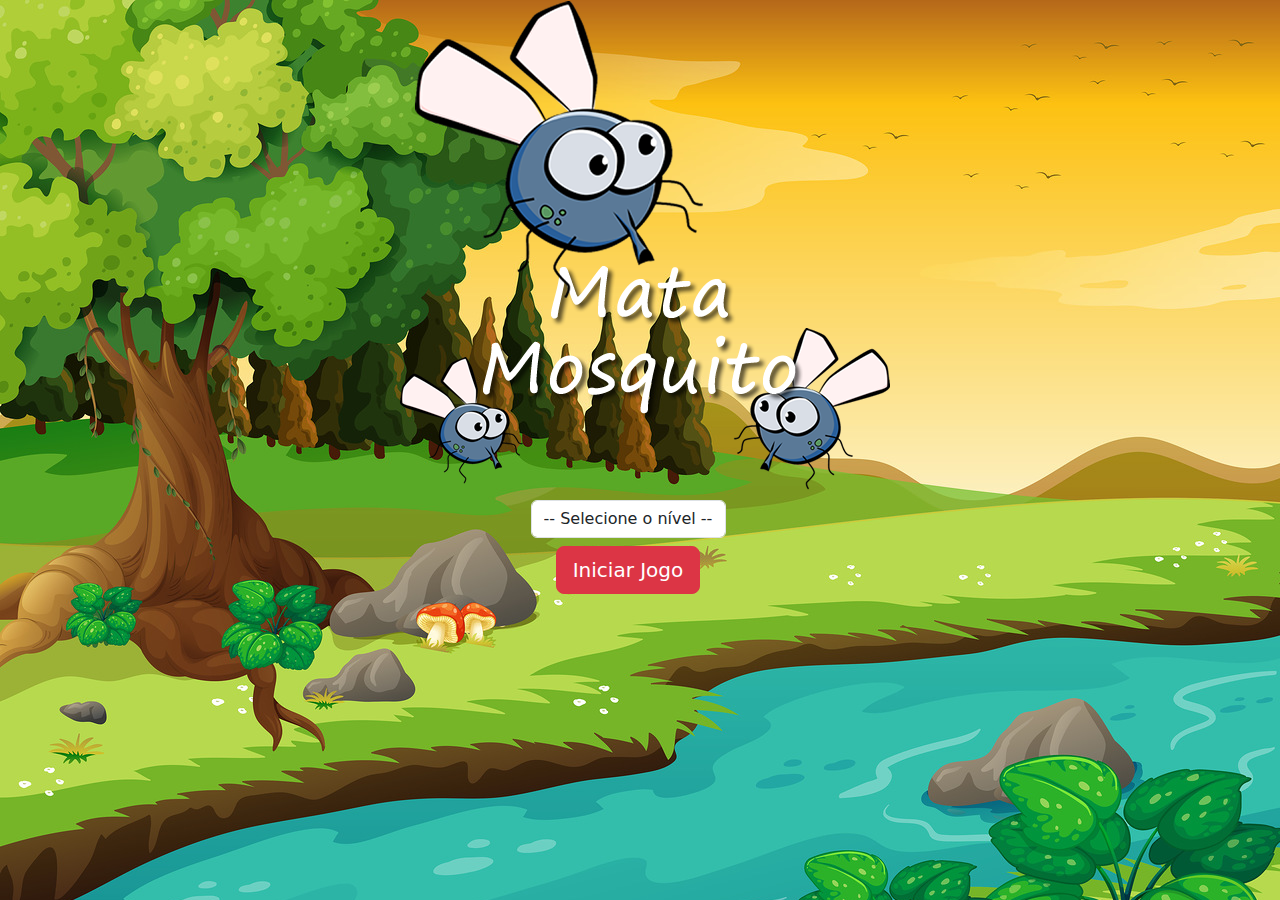
<file: index.html>
<!DOCTYPE html>
<html lang="pt-br">
<head>
    <meta charset="UTF-8">
    <meta name="viewport" content="width=device-width, initial-scale=1.0">
    <title>Game Mosquito</title>
    <link rel="stylesheet" href="style.css">
    <link href="https://cdn.jsdelivr.net/npm/bootstrap@5.3.3/dist/css/bootstrap.min.css" rel="stylesheet" integrity="sha384-QWTKZyjpPEjISv5WaRU9OFeRpok6YctnYmDr5pNlyT2bRjXh0JMhjY6hW+ALEwIH" crossorigin="anonymous">
    <script>
        function iniciarJogo() {
          let nível = document.getElementById('nivel').value

          if(nível === '') {
            alert('Selecione um nível para iniciar o jogo')

            return false
          }

         window.location.href = "game.html?" + nível
          

        }
    </script>
</head>
<body class="background">
    
   <div class="container">
    <div class="row">
        <div class="col">
            <div class="d-flex justify-content-center inicio_game" ">
                <img src="imagens/game.png" alt="">
            </div>
        </div>

        <div class="row">
            <div class="col">
                <div class="d-flex justify-content-center ">
                  <div class="mb-2">
                    <select class="form-control" id="nivel">
                        <option value="">-- Selecione o nível --</option>
                        <option value="Normal">Normal</option>
                        <option value="Difícil">Difícil</option>
                        <option value="Chucknorris">Chuck Norris</option>
    
                      </select>

                  </div>
                </div> 
            </div>

    </div>

    <div class="row">
        <div class="col">
            <div class="d-flex justify-content-center botao">
               <button type="button" class="btn btn-danger btn-lg" onclick="iniciarJogo()">
                Iniciar Jogo
               </button>
            </div>
        </div>

    </div>

   </div> 



</body>
</html>
</file>
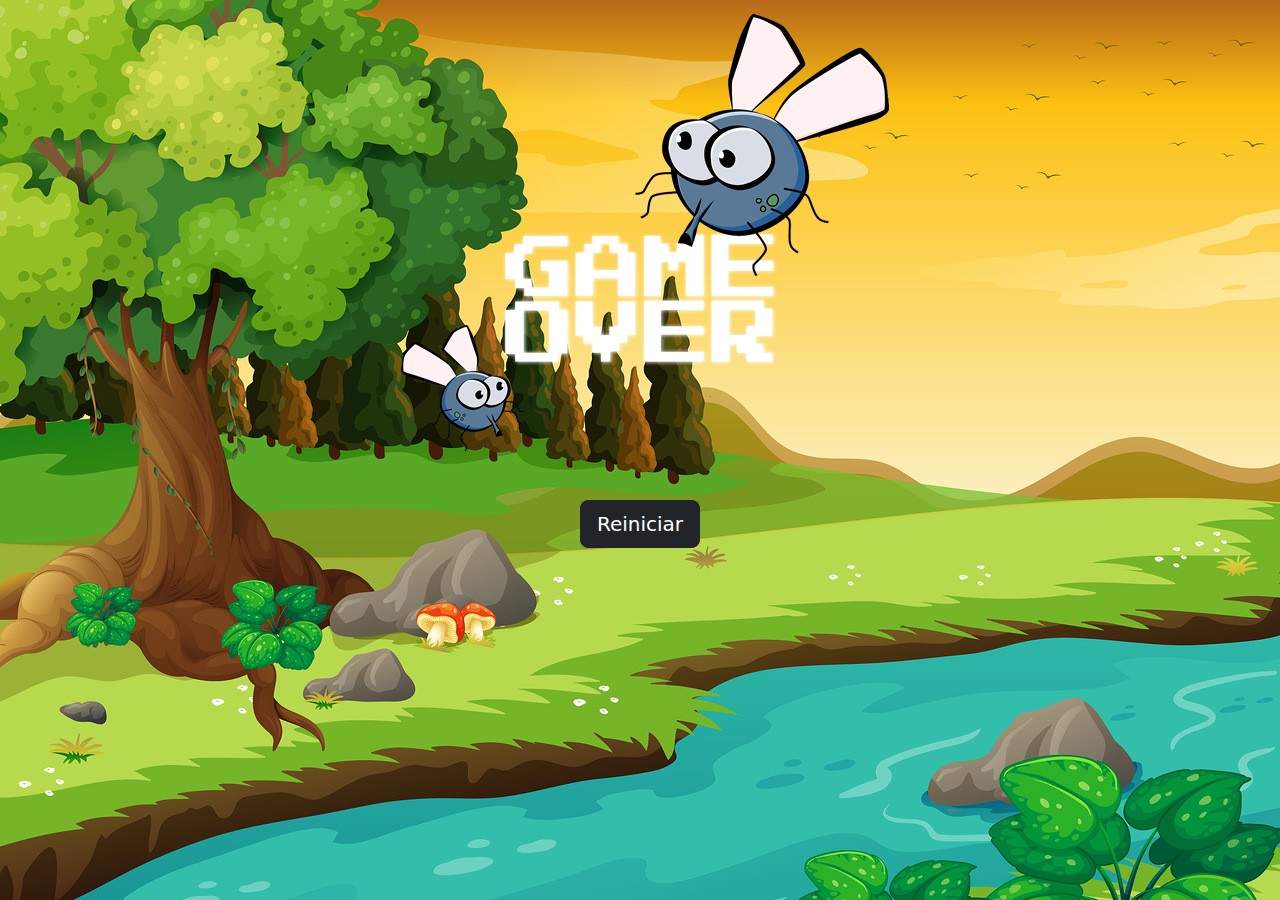
<file: fim_de_jogo.html>
<!DOCTYPE html>
<html lang="pt-br">
<head>
    <meta charset="UTF-8">
    <meta name="viewport" content="width=device-width, initial-scale=1.0">
    <title>Game Mosquito</title>
    <link rel="stylesheet" href="style.css">
    <link href="https://cdn.jsdelivr.net/npm/bootstrap@5.3.3/dist/css/bootstrap.min.css" rel="stylesheet" integrity="sha384-QWTKZyjpPEjISv5WaRU9OFeRpok6YctnYmDr5pNlyT2bRjXh0JMhjY6hW+ALEwIH" crossorigin="anonymous">
</head>
<body class="background">
    
   <div class="container">
    <div class="row">
        <div class="col">
            <div class="d-flex justify-content-center game_over ">
                <img src="imagens/game_over.png" alt="">
            </div>
        </div>

    </div>

    <div class="row">
        <div class="col">
            <div class="d-flex justify-content-center ">
               <button type="button" class="btn btn-dark btn-lg">
                <a class="botaoHome" href="index.html">Reiniciar</a>
               </button>
            </div>
        </div>

    </div>

   </div> 



</body>
</html>
</file>
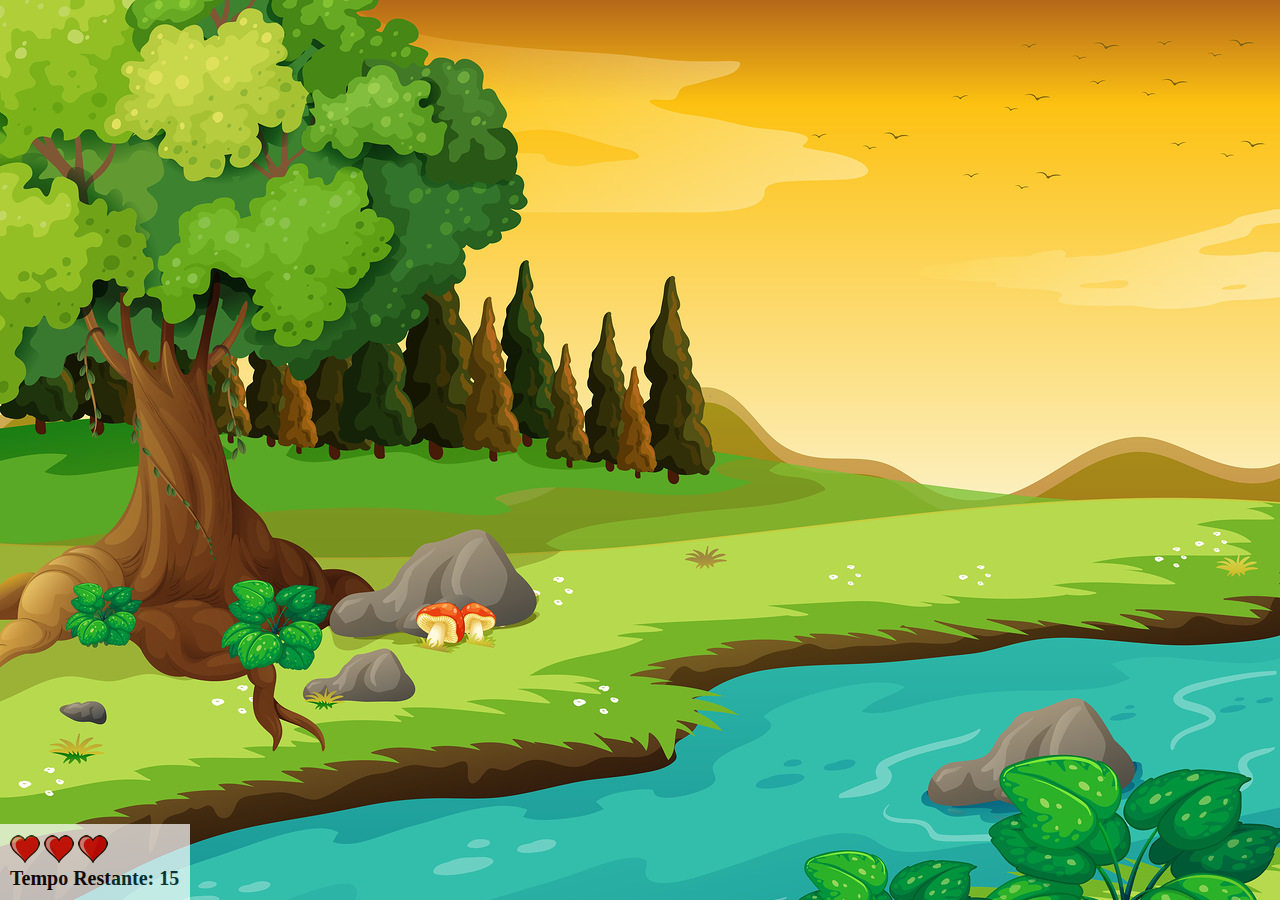
<file: game.html>
<!DOCTYPE html>
<html lang="pt-br">
<head>
    <meta charset="UTF-8">
    <meta name="viewport" content="width=device-width, initial-scale=1.0">
    <link rel="stylesheet" href="style.css">
    <script src="game.js"></script>

    <title>Game Mosquito</title>
</head>
<body onresize="ajustaTamanhoPalcoJogo()" class="background">


    <div class="painel">
        <div  class="vidas">
            <img id="v1" src="imagens/coracao_cheio.png" alt="">
            <img id="v2" src="imagens/coracao_cheio.png" alt="">
            <img id="v3" src="imagens/coracao_cheio.png" alt="">
        </div>

        <div class="cronometro"> Tempo Restante:  <span id="cronometro"></span>

        </div>

    </div>


<script>

    document.getElementById('cronometro').innerHTML = tempo
   
     let criaMosca = setInterval(function() {
        posicaoRandomica() 
    },criaMoscaTempo)

</script>

<script src="https://cdn.jsdelivr.net/npm/bootstrap@3.3.7/dist/js/bootstrap.min.js" integrity="sha384-Tc5IQib027qvyjSMfHjOMaLkfuWVxZxUPnCJA7l2mCWNIpG9mGCD8wGNIcPD7Txa" crossorigin="anonymous"></script>
    
    
</body>
</html>
</file>
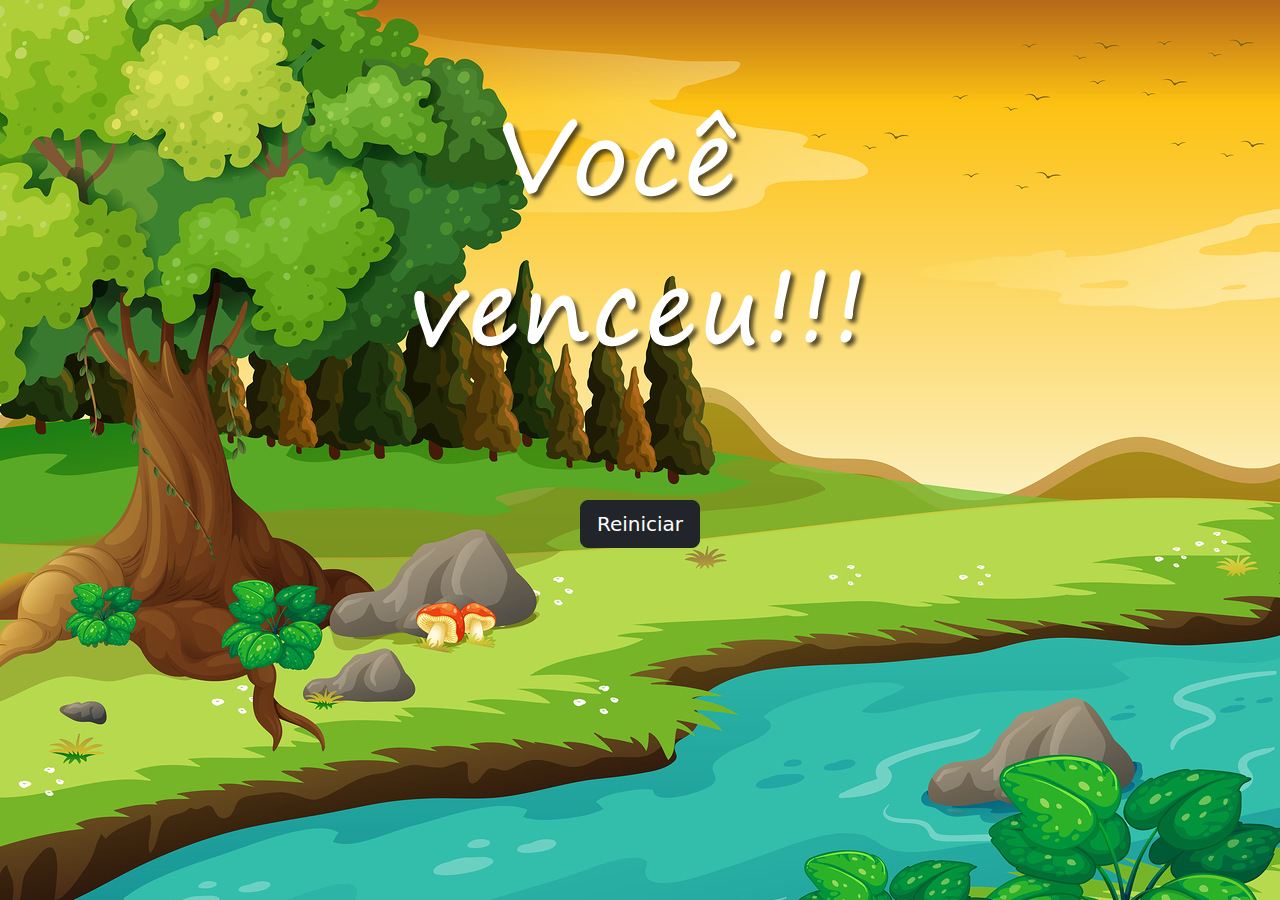
<file: vitoria.html>
<!DOCTYPE html>
<html lang="pt-br">
<head>
    <meta charset="UTF-8">
    <meta name="viewport" content="width=device-width, initial-scale=1.0">
    <title>Game Mosquito</title>
    <link rel="stylesheet" href="style.css">
    <link href="https://cdn.jsdelivr.net/npm/bootstrap@5.3.3/dist/css/bootstrap.min.css" rel="stylesheet" integrity="sha384-QWTKZyjpPEjISv5WaRU9OFeRpok6YctnYmDr5pNlyT2bRjXh0JMhjY6hW+ALEwIH" crossorigin="anonymous">
</head>
<body class="background">
    
   <div class="container">
    <div class="row">
        <div class="col">
            <div class="d-flex justify-content-center vitoria">
                <img src="imagens/vitoria.png" alt="">
            </div>
        </div>

    </div>

    <div class="row">
        <div class="col">
            <div class="d-flex justify-content-center ">
               <button type="button" class="btn btn-dark btn-lg">
                <a class="botaoHome" href="index.html">Reiniciar</a>
               </button>
            </div>
        </div>

    </div>

   </div> 



</body>
</html>
</file>
<file: style.css>
*{

    margin: 0;
    padding: 0;
    box-sizing: border-box;
}


html{

    cursor: url(imagens/mata_mosca.png) 30 30, auto;
}


body{
    background-image: url(imagens/bg.jpg);
    background-repeat: no-repeat;
    background-size: cover;
   
}

.container{

    width: 100%;
    height: 100%;    
}





.mosca1{
    width: 50px;
    height: 50px;
}

.mosca2{
    width: 70px;
    height: 70px;
}

.mosca3{
    width: 90px;
    height: 90px;
}


.ladoA {
    transform: scaleX(1);
}

.ladoB {
    transform: scaleX(-1);
}



.painel {
   
        position: absolute;
        width: 190px;
        padding: 10px;
        left: 0px;
        bottom: 0px;
        border-top: solid 1px #fff;
        background-color: #fff;
        opacity: 0.7;

}

.vidas {
    float: left;
}

.cronometro {
     float: left;
     font-size: 20px;
     font-weight:bold ;
}

.botaoHome {
    color: white;
    text-decoration: none;
}


/* Extra small devices (portrait phones, less than 576px) */
@media (max-width: 450px) { 

    .inicio_game img {
        width:350px;
        height: 350px;
    }

    .game_over {

        width:350px;
        height: 350px;
    }

    .vitoria{
        width:350px;
        height: 350px;

    }
    
    .background {

        height:100vh;
   

    }

    .container{

        display: flex;
        flex-direction: column;
        justify-content: center;
        align-items: center;
        
    }
    
   



 }

/* Small devices (landscape phones, 576px and up) */ 
@media (min-width: 576px) and (max-width: 767.98px) { 
    .inicio_game img {
        width:350px;
        height: 350px;
    }

    .game_over {

        width:350px;
        height: 350px;
    }

    .vitoria{
        width:350px;
        height: 350px;

    }
    
    .background{
        height: 100vh;
    }

    .container{

        display: flex;
        flex-direction: column;
        justify-content: center;
        align-items: center;
        
        
    }
    
    
   
    
   
 }

/* Medium devices (tablets, 768px and up)*/
@media (min-width: 768px) and (max-width: 991.98px) { 
    .inicio_game img{
        width:400px;
        height: 400px;
        display: flex;
        
    }

    .background {

        height: 100vh;
    }

    .container{

        display: flex;
        flex-direction: column;
        justify-content: center;
        align-items: center;
        
    }
    
   
}
    

/* Large devices (desktops, 992px and up)*/
@media (min-width: 992px) and (max-width: 1199.98px) { 

    .inicio_game img{
        width:600px;
        height: 600px;
        display: flex;
        
    }

    .background {

        height: 100vh;
    }

    .container{

        display: flex;
        flex-direction: column;
        justify-content: center;
        align-items: center;
        
    }

   

 }

/* Extra large devices (large desktops, 1200px and up)*/
@media (min-width: 1200px) { ... }
</file>
